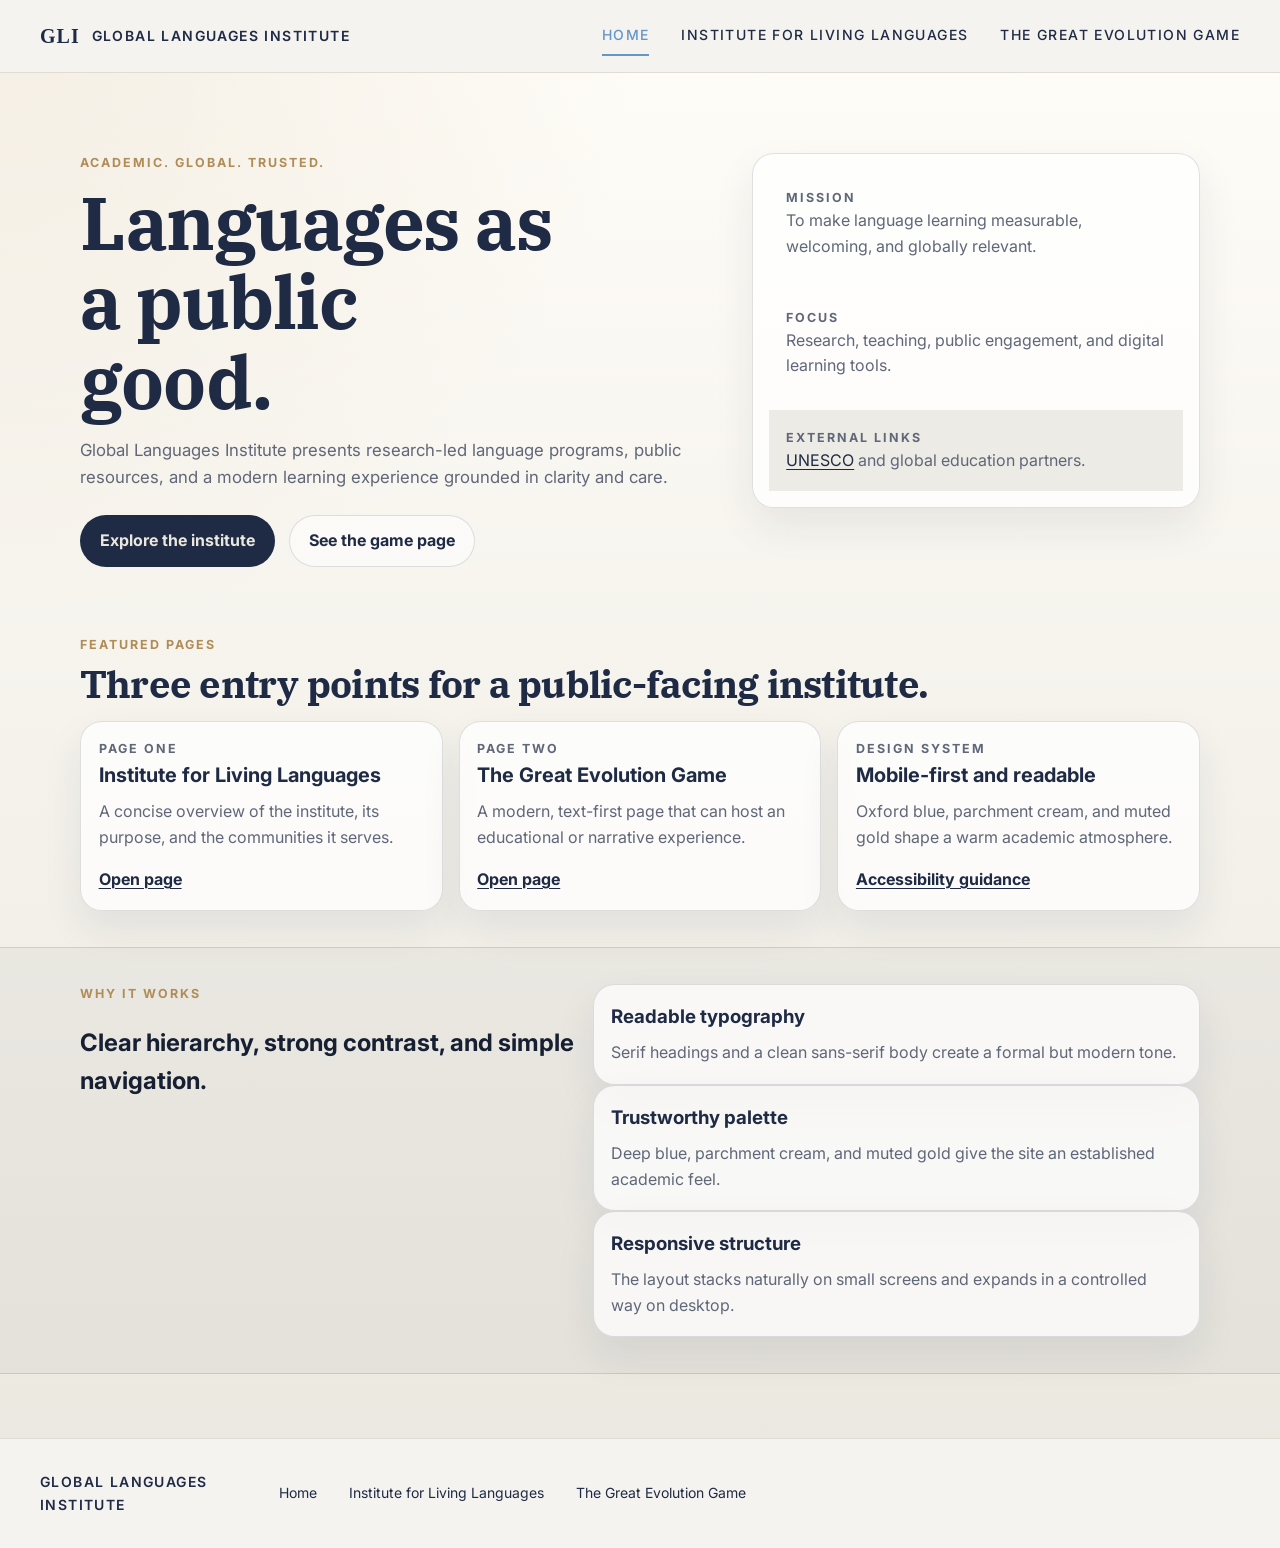
<file: index.html>
<!DOCTYPE html>
<html lang="en">
<head>
  <meta charset="UTF-8">
  <meta http-equiv="X-UA-Compatible" content="IE=edge">
  <meta name="viewport" content="width=device-width, initial-scale=1.0">
  <meta name="color-scheme" content="light dark">
  <title>Global Languages Institute | Languages as a public good</title>
  <meta name="description" content="A clean, mobile-first demo site for an academic language institute and its public programs.">
  <meta name="robots" content="index, follow">
  <meta name="author" content="Global Languages Institute">
  <link rel="canonical" href="https://globallangjnstl.org/">
  <meta property="og:url" content="https://globallangjnstl.org/">
  <meta property="og:title" content="Global Languages Institute">
  <meta property="og:description" content="Languages as a public good. Research-led language programs, public resources, and modern learning grounded in clarity.">
  <meta property="og:type" content="website">
  <meta property="og:image" content="https://globallangjnstl.org/assets/og-image.png">
  <meta name="twitter:card" content="summary_large_image">
  <meta name="twitter:title" content="Global Languages Institute">
  <meta name="twitter:description" content="Research-led language programs, public resources, and modern learning grounded in clarity.">
  <link rel="icon" href="data:image/svg+xml,<svg xmlns='http://www.w3.org/2000/svg' viewBox='0 0 128 128'><rect fill='%231f2a44' width='128' height='128'/><text x='50%' y='50%' font-family='Georgia,serif' font-size='64' font-weight='600' fill='%23eae7df' text-anchor='middle' dominant-baseline='middle'>GLI</text></svg>">
  <link rel="preconnect" href="https://fonts.googleapis.com">
  <link rel="preconnect" href="https://fonts.gstatic.com" crossorigin>
  <link href="https://fonts.googleapis.com/css2?family=IBM+Plex+Serif:wght@400;500;600&family=Inter:wght@400;500;600;700&display=swap" rel="stylesheet">
  <link rel="stylesheet" href="assets/css/styles.css">
  <script defer src="assets/js/components.js"></script>
  <script defer src="assets/js/main.js"></script>
</head>
<body>
  <site-header current-page="home" base-path="./"></site-header>

  <main>
    <section class="hero">
      <div class="container hero-grid">
        <div class="hero-copy">
          <p class="eyebrow">Academic. Global. Trusted.</p>
          <h1>Languages as a public good.</h1>
          <p class="lead">
            Global Languages Institute presents research-led language programs, public resources, and a modern
            learning experience grounded in clarity and care.
          </p>
          <div class="hero-actions">
            <a class="button button-primary" href="institute-for-living-languages/">Explore the institute</a>
            <a class="button button-secondary" href="the-great-evolution-game/">See the game page</a>
          </div>
        </div>
        <aside class="hero-panel" aria-label="Highlights">
          <div class="panel-card">
            <p class="panel-label">Mission</p>
            <p>To make language learning measurable, welcoming, and globally relevant.</p>
          </div>
          <div class="panel-card">
            <p class="panel-label">Focus</p>
            <p>Research, teaching, public engagement, and digital learning tools.</p>
          </div>
          <div class="panel-card accent-card">
            <p class="panel-label">External links</p>
            <p><a href="https://www.unesco.org" target="_blank" rel="noreferrer">UNESCO</a> and global education partners.</p>
          </div>
        </aside>
      </div>
    </section>

    <section class="section">
      <div class="container">
        <div class="section-heading">
          <p class="eyebrow">Featured pages</p>
          <h2>Three entry points for a public-facing institute.</h2>
        </div>
        <div class="card-grid">
          <article class="content-card">
            <p class="card-kicker">Page one</p>
            <h3>Institute for Living Languages</h3>
            <p>A concise overview of the institute, its purpose, and the communities it serves.</p>
            <a class="text-link" href="institute-for-living-languages/">Open page</a>
          </article>
          <article class="content-card">
            <p class="card-kicker">Page two</p>
            <h3>The Great Evolution Game</h3>
            <p>A modern, text-first page that can host an educational or narrative experience.</p>
            <a class="text-link" href="the-great-evolution-game/">Open page</a>
          </article>
          <article class="content-card">
            <p class="card-kicker">Design system</p>
            <h3>Mobile-first and readable</h3>
            <p>Oxford blue, parchment cream, and muted gold shape a warm academic atmosphere.</p>
            <a class="text-link" href="https://www.w3.org/WAI/" target="_blank" rel="noreferrer">Accessibility guidance</a>
          </article>
        </div>
      </div>
    </section>

    <section class="section section-muted">
      <div class="container info-grid">
        <div>
          <p class="eyebrow">Why it works</p>
          <h2>Clear hierarchy, strong contrast, and simple navigation.</h2>
        </div>
        <div class="info-list">
          <div class="info-item">
            <h3>Readable typography</h3>
            <p>Serif headings and a clean sans-serif body create a formal but modern tone.</p>
          </div>
          <div class="info-item">
            <h3>Trustworthy palette</h3>
            <p>Deep blue, parchment cream, and muted gold give the site an established academic feel.</p>
          </div>
          <div class="info-item">
            <h3>Responsive structure</h3>
            <p>The layout stacks naturally on small screens and expands in a controlled way on desktop.</p>
          </div>
        </div>
      </div>
    </section>
  </main>

  <site-footer base-path="./"></site-footer>
</body>
</html>
</file>
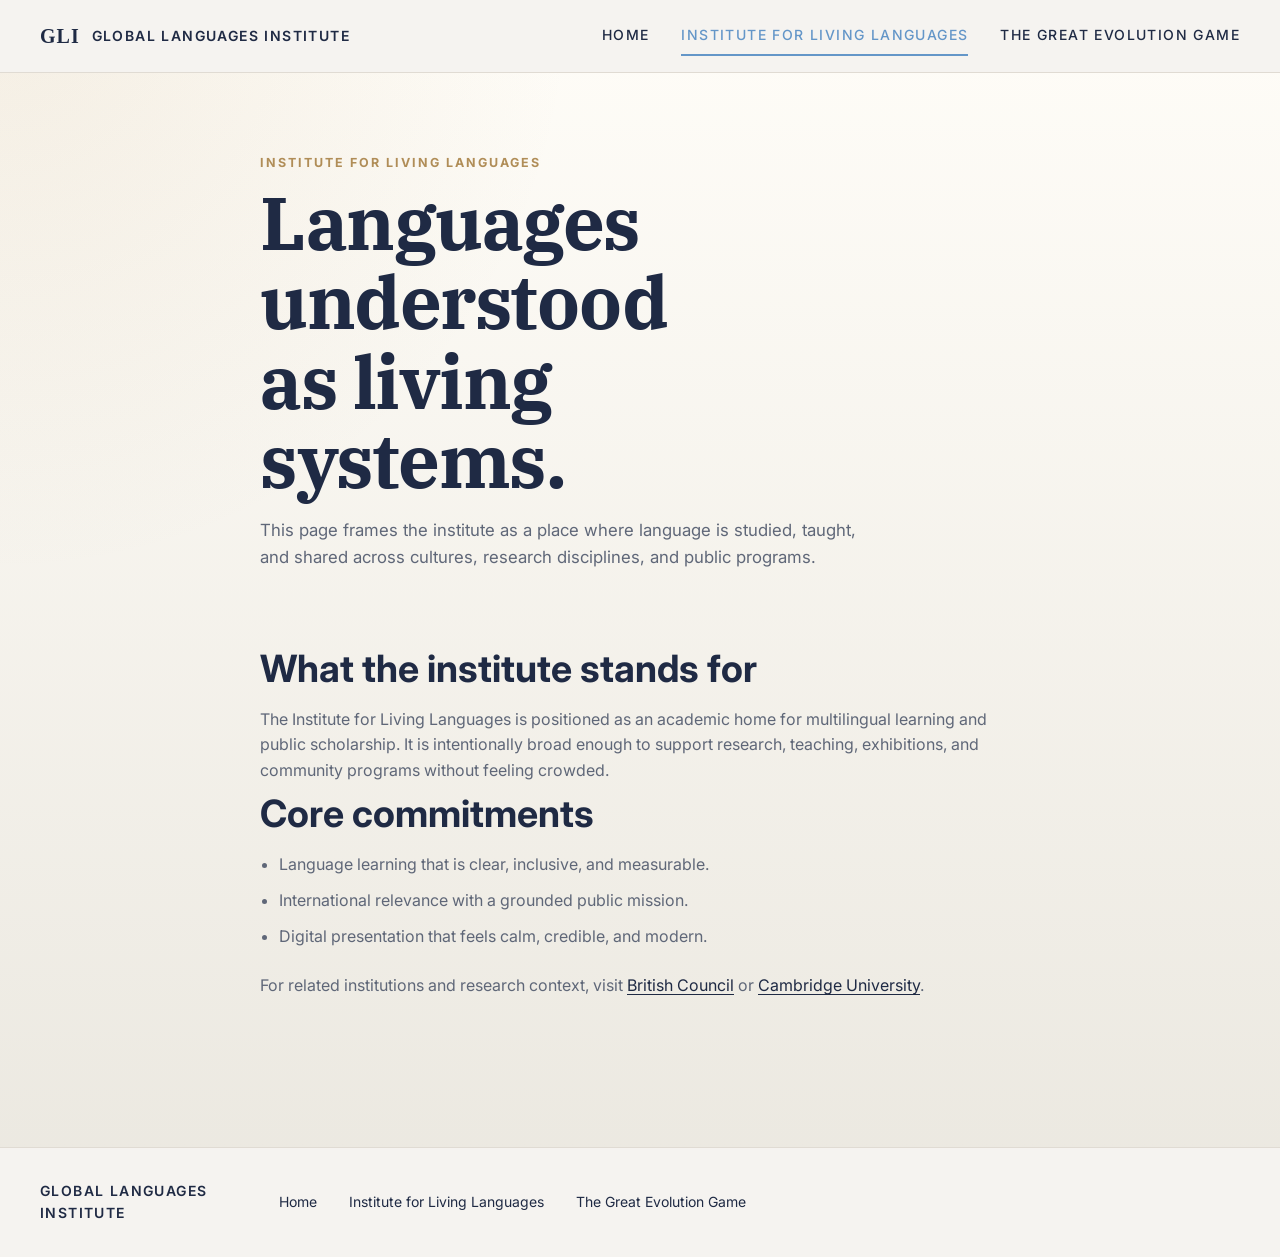
<file: institute-for-living-languages/index.html>
<!DOCTYPE html>
<html lang="en">
<head>
  <meta charset="UTF-8">
  <meta http-equiv="X-UA-Compatible" content="IE=edge">
  <meta name="viewport" content="width=device-width, initial-scale=1.0">
  <meta name="color-scheme" content="light dark">
  <title>Institute for Living Languages | Global Languages Institute</title>
  <meta name="description" content="Languages understood as living systems. A research-led institute for multilingual learning, public scholarship, and community programs.">
  <meta name="robots" content="index, follow">
  <meta name="author" content="Global Languages Institute">
  <link rel="canonical" href="https://globallangjnstl.org/institute-for-living-languages/">
  <meta property="og:url" content="https://globallangjnstl.org/institute-for-living-languages/">
  <meta property="og:title" content="Institute for Living Languages">
  <meta property="og:description" content="A research-led institute for multilingual learning and public scholarship grounded in clarity, inclusion, and global relevance.">
  <meta property="og:type" content="website">
  <meta property="og:image" content="https://globallangjnstl.org/assets/og-image.png">
  <meta name="twitter:card" content="summary">
  <meta name="twitter:title" content="Institute for Living Languages">
  <meta name="twitter:description" content="Languages understood as living systems. A research-led institute for multilingual learning, public scholarship, and community programs.">
  <link rel="icon" href="data:image/svg+xml,<svg xmlns='http://www.w3.org/2000/svg' viewBox='0 0 128 128'><rect fill='%231f2a44' width='128' height='128'/><text x='50%' y='50%' font-family='Georgia,serif' font-size='64' font-weight='600' fill='%23eae7df' text-anchor='middle' dominant-baseline='middle'>GLI</text></svg>">
  <link rel="preconnect" href="https://fonts.googleapis.com">
  <link rel="preconnect" href="https://fonts.gstatic.com" crossorigin>
  <link href="https://fonts.googleapis.com/css2?family=IBM+Plex+Serif:wght@400;500;600&family=Inter:wght@400;500;600;700&display=swap" rel="stylesheet">
  <link rel="stylesheet" href="../assets/css/styles.css">
  <script defer src="../assets/js/components.js"></script>
  <script defer src="../assets/js/main.js"></script>
</head>
<body>
  <site-header current-page="institute" base-path="../"></site-header>

  <main>
    <section class="page-hero">
      <div class="container narrow">
        <p class="eyebrow">Institute for Living Languages</p>
        <h1>Languages understood as living systems.</h1>
        <p class="lead">
          This page frames the institute as a place where language is studied, taught, and shared across cultures,
          research disciplines, and public programs.
        </p>
      </div>
    </section>

    <section class="section">
      <div class="container narrow prose">
        <h2>What the institute stands for</h2>
        <p>
          The Institute for Living Languages is positioned as an academic home for multilingual learning and public
          scholarship. It is intentionally broad enough to support research, teaching, exhibitions, and community
          programs without feeling crowded.
        </p>
        <h2>Core commitments</h2>
        <ul class="bullet-list">
          <li>Language learning that is clear, inclusive, and measurable.</li>
          <li>International relevance with a grounded public mission.</li>
          <li>Digital presentation that feels calm, credible, and modern.</li>
        </ul>
        <p>
          For related institutions and research context, visit <a href="https://www.britishcouncil.org" target="_blank" rel="noreferrer">British Council</a> or
          <a href="https://www.cam.ac.uk" target="_blank" rel="noreferrer">Cambridge University</a>.
        </p>
      </div>
    </section>
  </main>

  <site-footer base-path="../"></site-footer>
</body>
</html>
</file>
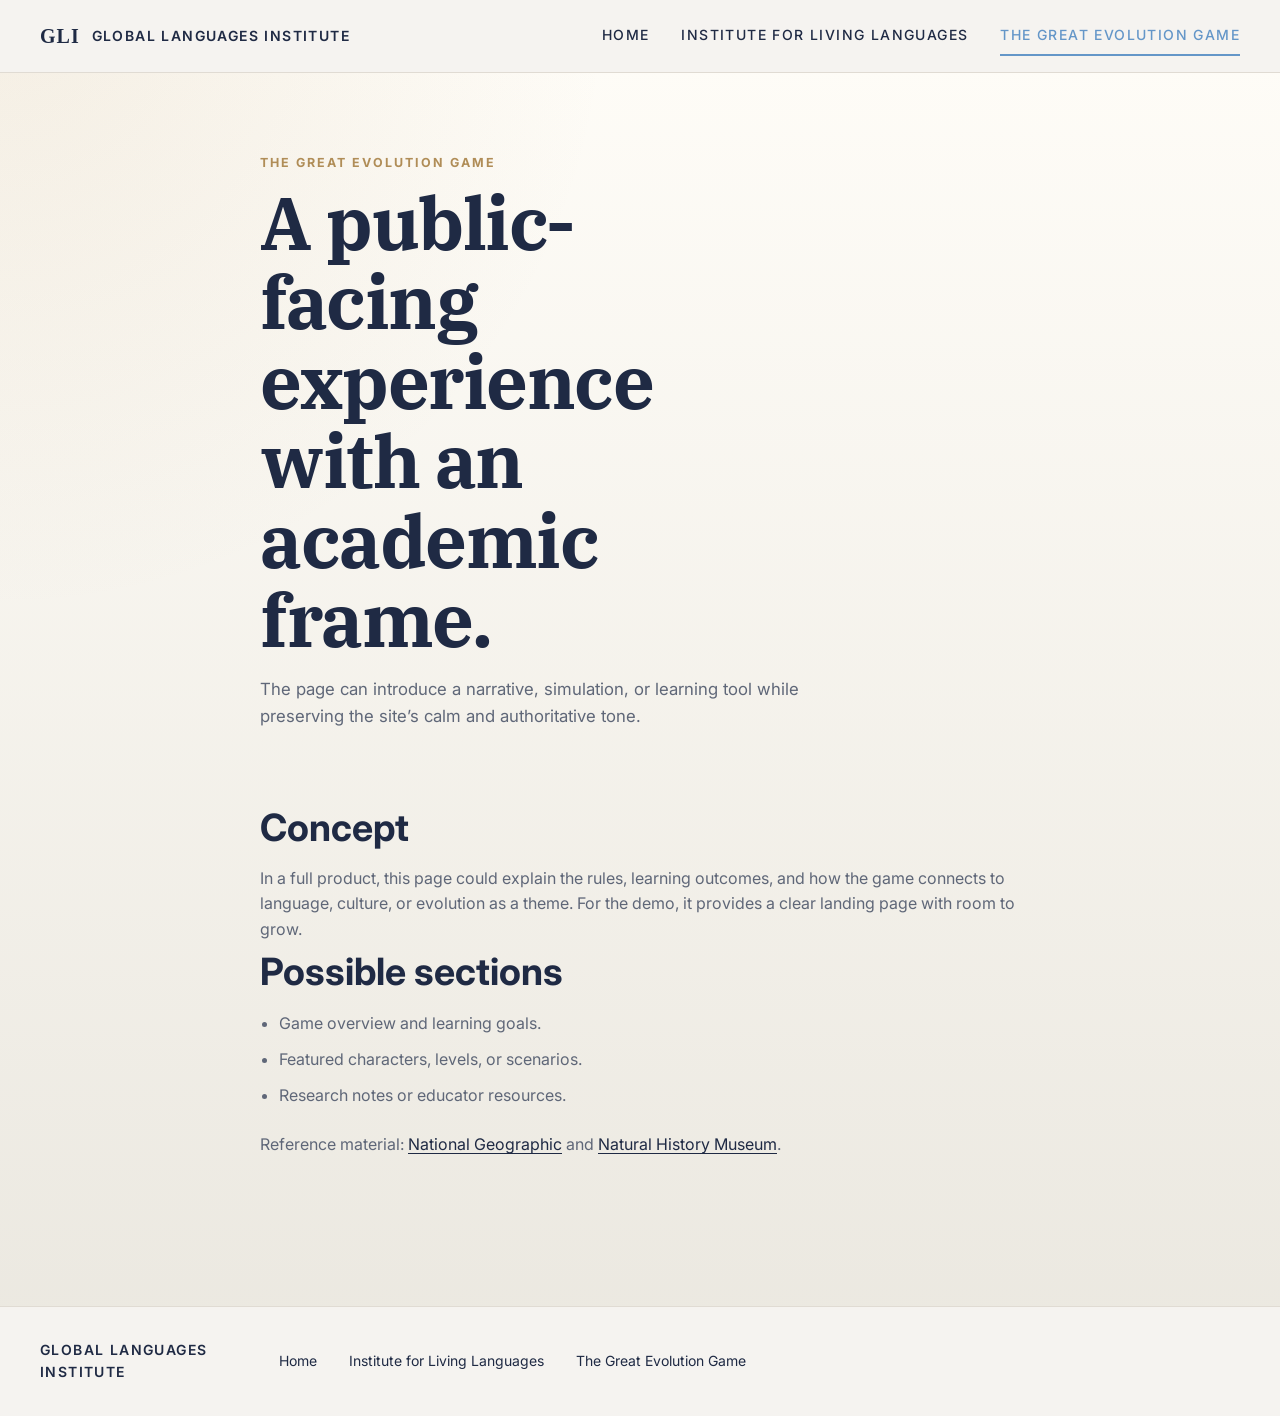
<file: the-great-evolution-game/index.html>
<!DOCTYPE html>
<html lang="en">
<head>
  <meta charset="UTF-8">
  <meta http-equiv="X-UA-Compatible" content="IE=edge">
  <meta name="viewport" content="width=device-width, initial-scale=1.0">
  <meta name="color-scheme" content="light dark">
  <title>The Great Evolution Game | Global Languages Institute</title>
  <meta name="description" content="A public-facing educational experience that connects language, culture, and evolution through interactive narrative and learning design.">
  <meta name="robots" content="index, follow">
  <meta name="author" content="Global Languages Institute">
  <link rel="canonical" href="https://globallangjnstl.org/the-great-evolution-game/">
  <meta property="og:url" content="https://globallangjnstl.org/the-great-evolution-game/">
  <meta property="og:title" content="The Great Evolution Game">
  <meta property="og:description" content="An educational platform linking language, culture, and evolution through interactive narrative and modern learning design.">
  <meta property="og:type" content="website">
  <meta property="og:image" content="https://globallangjnstl.org/assets/og-image.png">
  <meta name="twitter:card" content="summary">
  <meta name="twitter:title" content="The Great Evolution Game">
  <meta name="twitter:description" content="A public-facing educational experience connecting language, culture, and evolution through interactive learning design.">
  <link rel="icon" href="data:image/svg+xml,<svg xmlns='http://www.w3.org/2000/svg' viewBox='0 0 128 128'><rect fill='%231f2a44' width='128' height='128'/><text x='50%' y='50%' font-family='Georgia,serif' font-size='64' font-weight='600' fill='%23eae7df' text-anchor='middle' dominant-baseline='middle'>GLI</text></svg>">

  <link rel="preconnect" href="https://fonts.googleapis.com">
  <link rel="preconnect" href="https://fonts.gstatic.com" crossorigin>
  <link href="https://fonts.googleapis.com/css2?family=IBM+Plex+Serif:wght@400;500;600&family=Inter:wght@400;500;600;700&display=swap" rel="stylesheet">
  <link rel="stylesheet" href="../assets/css/styles.css">
  <script defer src="../assets/js/components.js"></script>
  <script defer src="../assets/js/main.js"></script>
</head>
<body>
  <site-header current-page="game" base-path="../"></site-header>

  <main>
    <section class="page-hero">
      <div class="container narrow">
        <p class="eyebrow">The Great Evolution Game</p>
        <h1>A public-facing experience with an academic frame.</h1>
        <p class="lead">
          The page can introduce a narrative, simulation, or learning tool while preserving the site’s calm and
          authoritative tone.
        </p>
      </div>
    </section>

    <section class="section">
      <div class="container narrow prose">
        <h2>Concept</h2>
        <p>
          In a full product, this page could explain the rules, learning outcomes, and how the game connects to
          language, culture, or evolution as a theme. For the demo, it provides a clear landing page with room to grow.
        </p>
        <h2>Possible sections</h2>
        <ul class="bullet-list">
          <li>Game overview and learning goals.</li>
          <li>Featured characters, levels, or scenarios.</li>
          <li>Research notes or educator resources.</li>
        </ul>
        <p>
          Reference material: <a href="https://www.nationalgeographic.com" target="_blank" rel="noreferrer">National Geographic</a> and
          <a href="https://www.nhm.ac.uk" target="_blank" rel="noreferrer">Natural History Museum</a>.
        </p>
      </div>
    </section>
  </main>

  <site-footer base-path="../"></site-footer>
</body>
</html>
</file>
<file: assets/css/styles.css>
:root {
  --primary: #1f2a44;
  --secondary: #eae7df;
  --accent: #b08d57;
  --ink: #172033;
  --muted: #5f6778;
  --line: rgba(31, 42, 68, 0.14);
  --surface: #fffdf8;
  --shadow: 0 18px 40px rgba(31, 42, 68, 0.08);
}

* {
  box-sizing: border-box;
}

html {
  scroll-behavior: smooth;
}

body {
  margin: 0;
  color: var(--ink);
  background:
    radial-gradient(circle at top left, rgba(176, 141, 87, 0.12), transparent 32%),
    linear-gradient(180deg, #fffdf8 0%, var(--secondary) 100%);
  font-family: "Inter", system-ui, sans-serif;
  line-height: 1.6;
}

a {
  color: var(--primary);
  text-decoration-thickness: 0.08em;
  text-underline-offset: 0.16em;
}

a:hover {
  color: var(--accent);
}

img {
  max-width: 100%;
  display: block;
}

.container {
  width: min(1120px, calc(100% - 2rem));
  margin: 0 auto;
}

.narrow {
  width: min(760px, calc(100% - 2rem));
}

.site-header,
.site-footer {
  border-color: var(--line);
  background: rgba(255, 253, 248, 0.88);
  backdrop-filter: blur(10px);
}

.site-header {
  position: sticky;
  top: 0;
  z-index: 10;
  border-bottom: 1px solid var(--line);
}

.header-bar,
.footer-bar {
  display: flex;
  align-items: center;
  justify-content: space-between;
  gap: 1rem;
  padding: 1rem 0;
}

.brand {
  display: inline-flex;
  align-items: center;
  gap: 0.75rem;
  color: var(--primary);
  text-decoration: none;
}

.brand-mark {
  display: grid;
  place-items: center;
  width: 2.5rem;
  height: 2.5rem;
  border-radius: 999px;
  background: var(--primary);
  color: var(--secondary);
  font-family: "IBM Plex Serif", Georgia, serif;
  font-weight: 600;
  letter-spacing: 0.04em;
}

.brand-text {
  font-weight: 700;
  font-size: 0.98rem;
  letter-spacing: 0.02em;
}

.menu-toggle {
  display: inline-flex;
  align-items: center;
  justify-content: center;
  border: 1px solid var(--line);
  border-radius: 999px;
  padding: 0.7rem 1rem;
  background: var(--surface);
  color: var(--primary);
  font: inherit;
  font-weight: 600;
}

.site-nav {
  display: none;
  flex-direction: column;
  gap: 0.75rem;
  width: 100%;
  padding: 0 0 1rem;
}

.site-nav.is-open {
  display: flex;
}

.nav-link {
  color: var(--ink);
  text-decoration: none;
  font-weight: 600;
}

.nav-link.active,
.nav-link:hover {
  color: var(--accent);
}

.hero,
.page-hero {
  padding: 3rem 0 2rem;
}

.hero-grid {
  display: grid;
  gap: 1.5rem;
}

.hero-copy h1,
.page-hero h1,
.section-heading h2 {
  margin: 0;
  color: var(--primary);
  font-family: "IBM Plex Serif", Georgia, serif;
  line-height: 1.08;
  letter-spacing: -0.02em;
}

.hero-copy h1,
.page-hero h1 {
  font-size: clamp(2.5rem, 7vw, 4.6rem);
  max-width: 11ch;
}

.section-heading h2,
.prose h2 {
  font-size: clamp(1.6rem, 4vw, 2.35rem);
}

.lead {
  margin: 1rem 0 0;
  max-width: 56ch;
  font-size: 1.05rem;
  color: var(--muted);
}

.eyebrow,
.panel-label,
.card-kicker {
  margin: 0 0 0.6rem;
  color: var(--accent);
  text-transform: uppercase;
  letter-spacing: 0.16em;
  font-size: 0.78rem;
  font-weight: 700;
}

.hero-actions {
  display: flex;
  flex-wrap: wrap;
  gap: 0.85rem;
  margin-top: 1.5rem;
}

.button {
  display: inline-flex;
  align-items: center;
  justify-content: center;
  min-height: 3rem;
  padding: 0.75rem 1.2rem;
  border-radius: 999px;
  border: 1px solid transparent;
  text-decoration: none;
  font-weight: 700;
}

.button-primary {
  background: var(--primary);
  color: var(--secondary);
}

.button-secondary {
  border-color: var(--line);
  color: var(--primary);
  background: rgba(255, 255, 255, 0.54);
}

.hero-panel,
.content-card,
.info-item {
  border: 1px solid var(--line);
  border-radius: 1.35rem;
  background: rgba(255, 255, 255, 0.72);
  box-shadow: var(--shadow);
}

.hero-panel {
  padding: 1rem;
  display: grid;
  gap: 0.85rem;
}

.panel-card,
.content-card,
.info-item {
  padding: 1.1rem;
}

.accent-card {
  background: rgba(232, 231, 223, 0.78);
}

.section {
  padding: 2.25rem 0;
}

.section-muted {
  background: rgba(31, 42, 68, 0.04);
  border-top: 1px solid var(--line);
  border-bottom: 1px solid var(--line);
}

.section-heading {
  margin-bottom: 1rem;
}

.card-grid,
.info-grid {
  display: grid;
  gap: 1rem;
}

.content-card h3,
.info-item h3,
.prose h2 {
  margin: 0 0 0.5rem;
  color: var(--primary);
}

.content-card p,
.info-item p,
.prose p,
.panel-card p {
  margin: 0;
  color: var(--muted);
}

.content-card h3 {
  font-size: 1.25rem;
}

.text-link {
  display: inline-flex;
  margin-top: 1rem;
  font-weight: 700;
}

.prose {
  padding-bottom: 3rem;
}

.bullet-list {
  margin: 0 0 1.5rem;
  padding-left: 1.2rem;
  color: var(--muted);
}

.bullet-list li + li {
  margin-top: 0.65rem;
}

.site-footer {
  margin-top: 2rem;
  border-top: 1px solid var(--line);
}

.footer-bar {
  flex-direction: column;
  align-items: flex-start;
}

.footer-bar p {
  margin: 0;
  color: var(--primary);
  font-weight: 700;
}

.footer-links {
  display: flex;
  flex-wrap: wrap;
  gap: 0.9rem 1.2rem;
}

@media (min-width: 720px) {
  .menu-toggle {
    display: none;
  }

  .header-bar {
    align-items: center;
  }

  .site-nav {
    display: flex;
    flex-direction: row;
    align-items: center;
    gap: 1.25rem;
    width: auto;
    padding: 0;
  }

  .hero,
  .page-hero {
    padding-top: 5rem;
  }

  .hero-grid {
    grid-template-columns: minmax(0, 1.3fr) minmax(280px, 0.9fr);
    align-items: start;
  }

  .card-grid {
    grid-template-columns: repeat(3, minmax(0, 1fr));
  }

  .info-grid {
    grid-template-columns: minmax(0, 0.9fr) minmax(0, 1.1fr);
    align-items: start;
  }

  .footer-bar {
    flex-direction: row;
    align-items: center;
  }
}
</file>
